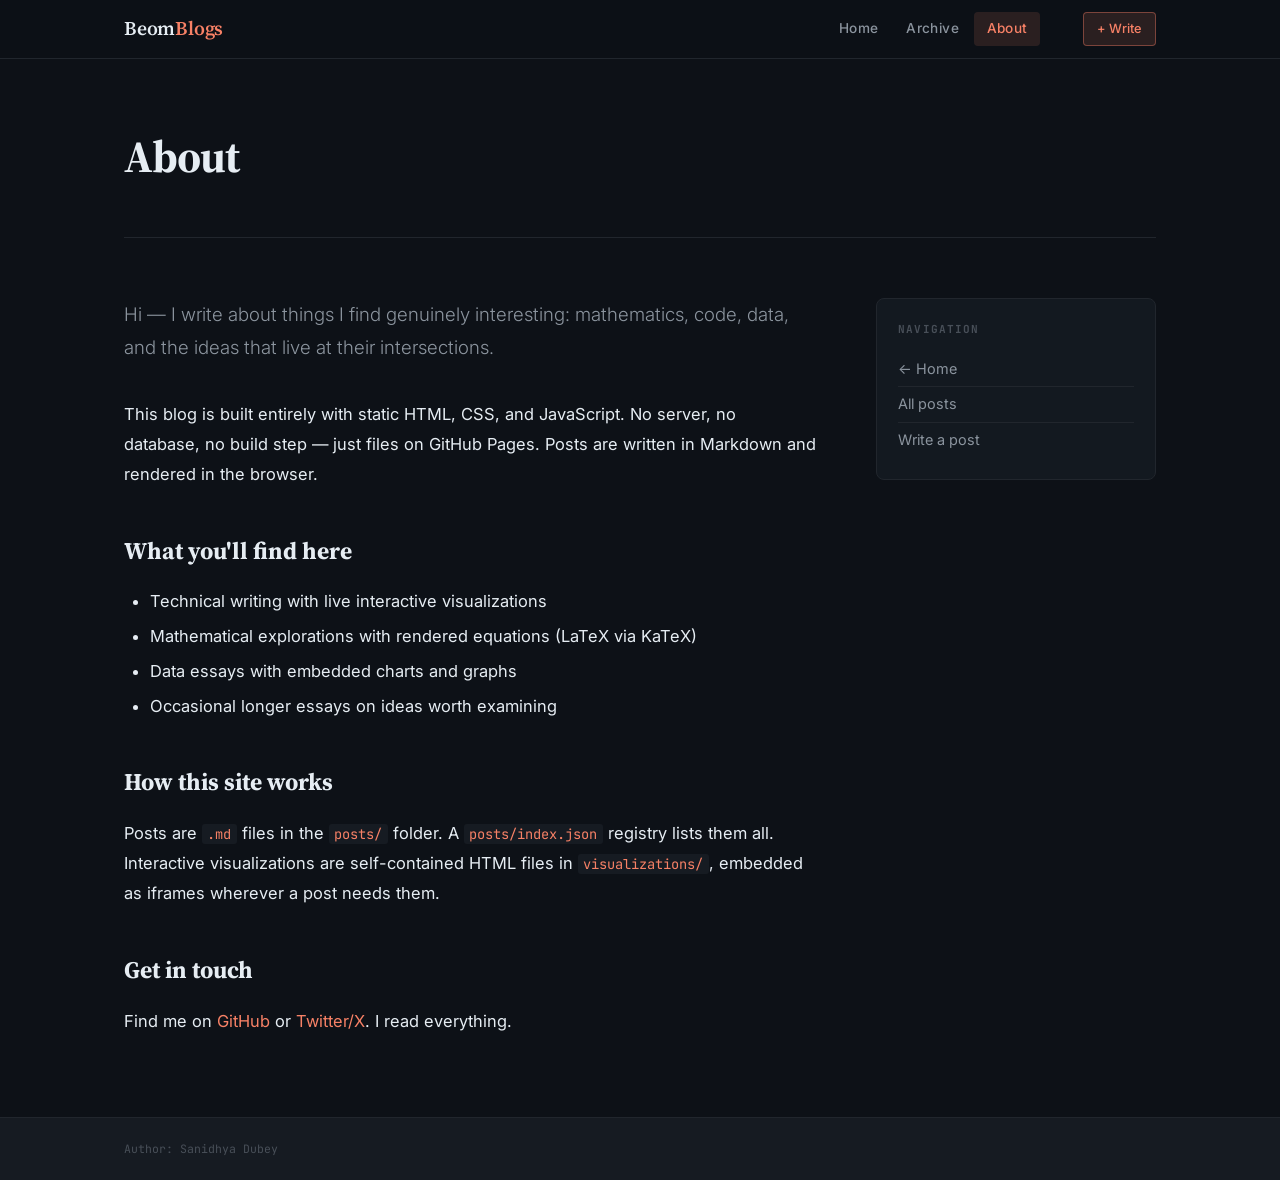
<file: about.html>
<!DOCTYPE html>
<html lang="en">
<head>
  <meta charset="UTF-8"/>
  <meta name="viewport" content="width=device-width, initial-scale=1.0"/>
  <title>About — BeomBlogs</title>
  <link rel="preconnect" href="https://fonts.googleapis.com">
  <link href="https://fonts.googleapis.com/css2?family=Source+Serif+4:ital,opsz,wght@0,8..60,300;0,8..60,400;0,8..60,600;0,8..60,700;1,8..60,400;1,8..60,600&family=Inter:wght@300;400;500;600&family=JetBrains+Mono:wght@400;500&display=swap" rel="stylesheet">
  <link rel="stylesheet" href="assets/css/main.css"/>
</head>
<body>
<header class="site-header">
  <div class="header-inner">
    <a href="index.html" class="site-logo">Beom<span class="logo-accent">Blogs</span></a>
    <nav class="site-nav">
      <a href="index.html" class="nav-link">Home</a>
      <a href="archive.html" class="nav-link">Archive</a>
      <a href="about.html" class="nav-link active">About</a>
    </nav>
    <a href="admin/editor.html" class="header-write-btn">+ Write</a>
  </div>
</header>
<main class="site-main">
  <div class="page-hero">
    <h1 class="page-title">About</h1>
  </div>
  <div class="about-layout">
    <div class="about-content prose">
      <p class="lead">Hi — I write about things I find genuinely interesting: mathematics, code, data, and the ideas that live at their intersections.</p>
      <p>This blog is built entirely with static HTML, CSS, and JavaScript. No server, no database, no build step — just files on GitHub Pages. Posts are written in Markdown and rendered in the browser.</p>
      <h2>What you'll find here</h2>
      <ul>
        <li>Technical writing with live interactive visualizations</li>
        <li>Mathematical explorations with rendered equations (LaTeX via KaTeX)</li>
        <li>Data essays with embedded charts and graphs</li>
        <li>Occasional longer essays on ideas worth examining</li>
      </ul>
      <h2>How this site works</h2>
      <p>Posts are <code>.md</code> files in the <code>posts/</code> folder. A <code>posts/index.json</code> registry lists them all. Interactive visualizations are self-contained HTML files in <code>visualizations/</code>, embedded as iframes wherever a post needs them.</p>
      <h2>Get in touch</h2>
      <p>Find me on <a href="#">GitHub</a> or <a href="#">Twitter/X</a>. I read everything.</p>
    </div>
    <aside class="about-sidebar">
      <h3>Navigation</h3>
      <a href="index.html">← Home</a>
      <a href="archive.html">All posts</a>
      <a href="admin/editor.html">Write a post</a>
    </aside>
  </div>
</main>
<footer class="site-footer">
  <div class="footer-inner">
    <p class="footer-copy">Author: Sanidhya Dubey</p>
  </div>
</footer>
</body>
</html>
</file>
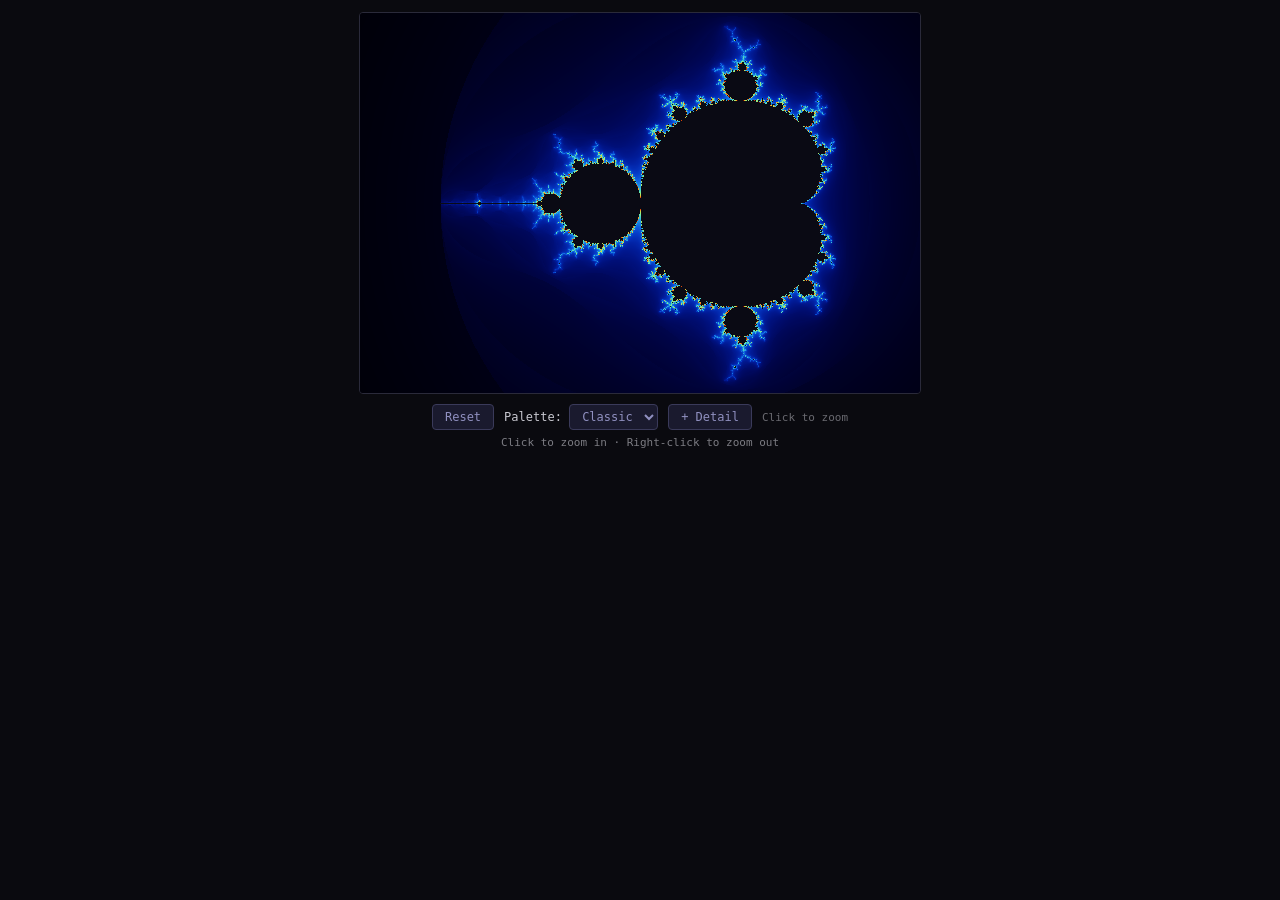
<file: visualizations/mandelbrot.html>
<!DOCTYPE html>
<html lang="en">
<head>
<meta charset="UTF-8">
<title>Mandelbrot Set</title>
<style>
  * { margin: 0; padding: 0; box-sizing: border-box; }
  body { background: #0a0a0f; font-family: 'DM Mono', monospace, monospace; color: #c8c8d0; display: flex; flex-direction: column; align-items: center; padding: 12px; }
  canvas { cursor: crosshair; border: 1px solid #2a2a3a; border-radius: 4px; max-width: 100%; }
  .controls { display: flex; gap: 10px; margin-top: 10px; flex-wrap: wrap; justify-content: center; align-items: center; font-size: 12px; }
  button { background: #1a1a2e; color: #9090c0; border: 1px solid #3a3a5a; border-radius: 4px; padding: 5px 12px; cursor: pointer; font-size: 12px; font-family: inherit; }
  button:hover { background: #2a2a4e; color: #b0b0e0; }
  .info { font-size: 11px; opacity: 0.6; margin-top: 6px; text-align: center; }
  select { background: #1a1a2e; color: #9090c0; border: 1px solid #3a3a5a; border-radius: 4px; padding: 4px 8px; font-family: inherit; font-size: 12px; }
</style>
</head>
<body>
<canvas id="c" width="560" height="380"></canvas>
<div class="controls">
  <button id="resetBtn">Reset</button>
  <label>Palette: <select id="palette">
    <option value="classic">Classic</option>
    <option value="fire">Fire</option>
    <option value="ocean">Ocean</option>
    <option value="gold">Gold</option>
  </select></label>
  <button id="moreIter">+ Detail</button>
  <span id="coordInfo" style="font-size:11px;opacity:0.5;">Click to zoom</span>
</div>
<p class="info">Click to zoom in · Right-click to zoom out</p>

<script>
const canvas = document.getElementById('c');
const ctx = canvas.getContext('2d');
let W = canvas.width, H = canvas.height;

let state = { xMin: -2.5, xMax: 1.0, yMin: -1.2, yMax: 1.2, maxIter: 100 };
let rendering = false;
let currentPalette = 'classic';

const palettes = {
  classic: (t) => {
    const r = Math.floor(9 * (1 - t) * t * t * t * 255);
    const g = Math.floor(15 * (1 - t) * (1 - t) * t * t * 255);
    const b = Math.floor(8.5 * (1 - t) * (1 - t) * (1 - t) * t * 255);
    return [r, g, b];
  },
  fire: (t) => {
    return [Math.min(255, t * 3 * 255), Math.min(255, Math.max(0, t * 3 - 1) * 255), Math.min(255, Math.max(0, t * 3 - 2) * 255)];
  },
  ocean: (t) => {
    const b = Math.floor((0.5 + 0.5 * Math.sin(t * Math.PI * 3)) * 255);
    const g = Math.floor(t * 180);
    const r = Math.floor(t * 60);
    return [r, g, b];
  },
  gold: (t) => {
    const v = Math.floor(t * 255);
    return [v, Math.floor(v * 0.8), Math.floor(v * 0.2)];
  }
};

function mandelbrot(cr, ci, maxIter) {
  let zr = 0, zi = 0, n = 0;
  while (n < maxIter && zr * zr + zi * zi <= 4) {
    let tmp = zr * zr - zi * zi + cr;
    zi = 2 * zr * zi + ci;
    zr = tmp;
    n++;
  }
  if (n === maxIter) return -1;
  const log2 = Math.log(zr * zr + zi * zi) / 2;
  return n - Math.log(log2 / Math.log(2)) / Math.log(2);
}

function render() {
  if (rendering) return;
  rendering = true;
  const imgData = ctx.createImageData(W, H);
  const d = imgData.data;
  const { xMin, xMax, yMin, yMax, maxIter } = state;
  const pal = palettes[currentPalette];

  let row = 0;
  function renderChunk() {
    const end = Math.min(row + 8, H);
    for (let py = row; py < end; py++) {
      for (let px = 0; px < W; px++) {
        const cr = xMin + (px / W) * (xMax - xMin);
        const ci = yMin + (py / H) * (yMax - yMin);
        const m = mandelbrot(cr, ci, maxIter);
        const idx = (py * W + px) * 4;
        if (m < 0) {
          d[idx] = 10; d[idx+1] = 10; d[idx+2] = 20; d[idx+3] = 255;
        } else {
          const t = m / maxIter;
          const [r, g, b] = pal(t);
          d[idx] = r; d[idx+1] = g; d[idx+2] = b; d[idx+3] = 255;
        }
      }
    }
    ctx.putImageData(imgData, 0, 0);
    row = end;
    if (row < H) {
      requestAnimationFrame(renderChunk);
    } else {
      rendering = false;
    }
  }
  requestAnimationFrame(renderChunk);
}

function zoomTo(cx, cy, factor) {
  const { xMin, xMax, yMin, yMax } = state;
  const mx = xMin + (cx / W) * (xMax - xMin);
  const my = yMin + (cy / H) * (yMax - yMin);
  const dx = (xMax - xMin) * factor / 2;
  const dy = (yMax - yMin) * factor / 2;
  state.xMin = mx - dx; state.xMax = mx + dx;
  state.yMin = my - dy; state.yMax = my + dy;
  render();
}

canvas.addEventListener('click', e => {
  const r = canvas.getBoundingClientRect();
  zoomTo(e.clientX - r.left, e.clientY - r.top, 0.4);
});
canvas.addEventListener('contextmenu', e => {
  e.preventDefault();
  const r = canvas.getBoundingClientRect();
  zoomTo(e.clientX - r.left, e.clientY - r.top, 2.5);
});
canvas.addEventListener('mousemove', e => {
  const r = canvas.getBoundingClientRect();
  const px = e.clientX - r.left, py = e.clientY - r.top;
  const cr = state.xMin + (px / W) * (state.xMax - state.xMin);
  const ci = state.yMin + (py / H) * (state.yMax - state.yMin);
  document.getElementById('coordInfo').textContent = `c = ${cr.toFixed(4)} + ${ci.toFixed(4)}i`;
});

document.getElementById('resetBtn').addEventListener('click', () => {
  state = { xMin: -2.5, xMax: 1.0, yMin: -1.2, yMax: 1.2, maxIter: 100 };
  render();
});
document.getElementById('moreIter').addEventListener('click', () => {
  state.maxIter = Math.min(state.maxIter * 2, 2000);
  render();
});
document.getElementById('palette').addEventListener('change', e => {
  currentPalette = e.target.value;
  render();
});

render();
</script>
</body>
</html>
</file>
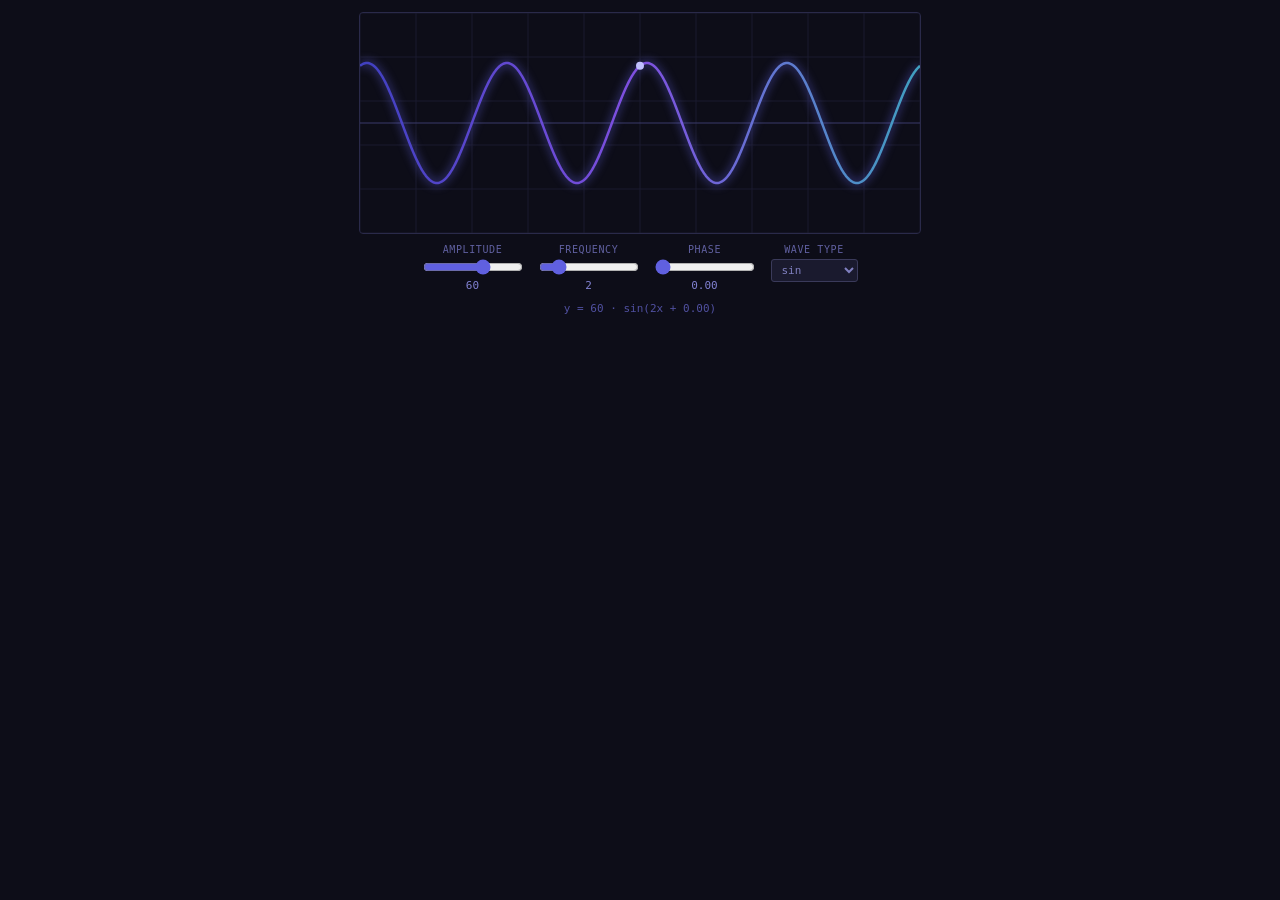
<file: visualizations/wave-explorer.html>
<!DOCTYPE html>
<html lang="en">
<head>
<meta charset="UTF-8">
<title>Wave Explorer</title>
<style>
  * { margin: 0; padding: 0; box-sizing: border-box; }
  body { background: #0d0d18; font-family: 'DM Mono', monospace, monospace; color: #a0a0c0; display: flex; flex-direction: column; align-items: center; padding: 12px; gap: 10px; }
  canvas { border: 1px solid #2a2a4a; border-radius: 4px; max-width: 100%; display: block; }
  .controls { display: flex; gap: 16px; flex-wrap: wrap; justify-content: center; font-size: 11px; }
  .ctrl-group { display: flex; flex-direction: column; align-items: center; gap: 4px; }
  .ctrl-label { color: #6060a0; font-size: 10px; letter-spacing: 0.06em; }
  input[type=range] { width: 100px; accent-color: #6060e0; }
  .val { color: #8080d0; font-size: 11px; min-width: 3ch; text-align: center; }
  .formula { font-size: 11px; color: #5050a0; text-align: center; }
</style>
</head>
<body>
<canvas id="c" width="560" height="220"></canvas>
<div class="controls">
  <div class="ctrl-group">
    <span class="ctrl-label">AMPLITUDE</span>
    <input type="range" id="amp" min="10" max="90" value="60">
    <span class="val" id="ampVal">60</span>
  </div>
  <div class="ctrl-group">
    <span class="ctrl-label">FREQUENCY</span>
    <input type="range" id="freq" min="1" max="8" value="2" step="0.5">
    <span class="val" id="freqVal">2</span>
  </div>
  <div class="ctrl-group">
    <span class="ctrl-label">PHASE</span>
    <input type="range" id="phase" min="0" max="628" value="0">
    <span class="val" id="phaseVal">0</span>
  </div>
  <div class="ctrl-group">
    <span class="ctrl-label">WAVE TYPE</span>
    <select id="waveType" style="background:#1a1a2e;color:#8080c0;border:1px solid #3a3a5a;border-radius:3px;padding:3px 6px;font-size:11px;font-family:inherit;">
      <option value="sin">sin</option>
      <option value="cos">cos</option>
      <option value="square">square</option>
      <option value="sawtooth">sawtooth</option>
    </select>
  </div>
</div>
<div class="formula" id="formula">y = 60 · sin(2x + 0.00)</div>

<script>
const canvas = document.getElementById('c');
const ctx    = canvas.getContext('2d');
const W = canvas.width, H = canvas.height;
let t = 0, animId;

function getWave(x, type, freq, amp, phase) {
  var v = freq * x + phase;
  switch(type) {
    case 'cos':      return Math.cos(v);
    case 'square':   return Math.sign(Math.sin(v));
    case 'sawtooth': return ((v / Math.PI) % 2 + 2) % 2 - 1;
    default:         return Math.sin(v);
  }
}

function draw() {
  var amp   = +document.getElementById('amp').value;
  var freq  = +document.getElementById('freq').value;
  var phase = +document.getElementById('phase').value / 100;
  var type  = document.getElementById('waveType').value;

  document.getElementById('ampVal').textContent   = amp;
  document.getElementById('freqVal').textContent  = freq;
  document.getElementById('phaseVal').textContent = (phase).toFixed(2);
  document.getElementById('formula').textContent  = 'y = ' + amp + ' \u00b7 ' + type + '(' + freq + 'x + ' + phase.toFixed(2) + ')';

  ctx.clearRect(0, 0, W, H);

  // Grid
  ctx.strokeStyle = '#1a1a2e';
  ctx.lineWidth = 1;
  for (var gx = 0; gx <= W; gx += 56) {
    ctx.beginPath(); ctx.moveTo(gx, 0); ctx.lineTo(gx, H); ctx.stroke();
  }
  for (var gy = 0; gy <= H; gy += 44) {
    ctx.beginPath(); ctx.moveTo(0, gy); ctx.lineTo(W, gy); ctx.stroke();
  }

  // Axis
  ctx.strokeStyle = '#3a3a6a';
  ctx.lineWidth = 1;
  ctx.beginPath(); ctx.moveTo(0, H/2); ctx.lineTo(W, H/2); ctx.stroke();

  // Gradient wave
  var grad = ctx.createLinearGradient(0, 0, W, 0);
  grad.addColorStop(0,   '#4040c0');
  grad.addColorStop(0.5, '#8050e0');
  grad.addColorStop(1,   '#40a0c0');
  ctx.strokeStyle = grad;
  ctx.lineWidth   = 2.5;
  ctx.shadowColor = '#6060e0';
  ctx.shadowBlur  = 10;
  ctx.beginPath();
  for (var px = 0; px <= W; px++) {
    var x = (px / W) * Math.PI * 4;
    var y = H/2 - amp * getWave(x, type, freq, amp, phase + t);
    px === 0 ? ctx.moveTo(px, y) : ctx.lineTo(px, y);
  }
  ctx.stroke();
  ctx.shadowBlur = 0;

  // Dot at center
  var cx = W/2;
  var cy = H/2 - amp * getWave(Math.PI * 2, type, freq, amp, phase + t);
  ctx.fillStyle = '#c0c0ff';
  ctx.beginPath(); ctx.arc(cx, cy, 4, 0, Math.PI * 2); ctx.fill();

  t += 0.02;
  animId = requestAnimationFrame(draw);
}

draw();
</script>
</body>
</html>
</file>
<file: assets/css/main.css>
/* ============================================================
   BeomBlogs — Main Stylesheet  ·  DARK MODE DEFAULT
   ============================================================ */
@import url('https://fonts.googleapis.com/css2?family=Source+Serif+4:ital,opsz,wght@0,8..60,300;0,8..60,400;0,8..60,600;0,8..60,700;1,8..60,400;1,8..60,600&family=Inter:wght@300;400;500;600&family=JetBrains+Mono:wght@400;500&display=swap');

*,*::before,*::after{box-sizing:border-box;margin:0;padding:0}

:root {
  --ink:           #e6edf3;
  --ink-mid:       #8b949e;
  --ink-light:     #6e7681;
  --ink-faint:     #484f58;
  --bg:            #0d1117;
  --bg-alt:        #161b22;
  --bg-card:       #131920;
  --bg-hover:      #1c2333;
  --border:        #21262d;
  --border-strong: #30363d;
  --accent:        #f78166;
  --accent-dk:     #e05c47;
  --accent-lt:     rgba(247,129,102,.13);
  --blue:          #79c0ff;
  --green:         #56d364;
  --ff-serif: 'Source Serif 4','Georgia',serif;
  --ff-sans:  'Inter',system-ui,sans-serif;
  --ff-mono:  'JetBrains Mono','Fira Code',monospace;
  --max-w:     1100px;
  --max-prose: 680px;
  --space-sm:  .75rem;
  --space-md:  1.25rem;
  --space-lg:  2rem;
  --space-xl:  3.5rem;
  --radius-sm: 4px;
  --radius-md: 8px;
  --radius-lg: 12px;
}

html{font-size:17px;scroll-behavior:smooth;-webkit-text-size-adjust:100%}
body{background:var(--bg);color:var(--ink);font-family:var(--ff-sans);font-weight:400;line-height:1.7;min-height:100vh;display:flex;flex-direction:column}
a{color:var(--accent);text-decoration:none}
a:hover{text-decoration:underline;text-underline-offset:3px}
img{max-width:100%;height:auto;display:block}

/* ── Header ── */
.site-header{position:sticky;top:0;z-index:50;background:rgba(13,17,23,.93);backdrop-filter:blur(12px);-webkit-backdrop-filter:blur(12px);border-bottom:1px solid var(--border)}
.header-inner{max-width:var(--max-w);margin:0 auto;padding:0 var(--space-lg);height:58px;display:flex;align-items:center;gap:var(--space-lg)}
.site-logo{font-family:var(--ff-serif);font-size:1.15rem;font-weight:600;color:var(--ink);text-decoration:none;letter-spacing:-.01em;white-space:nowrap}
.site-logo:hover{text-decoration:none;opacity:.8}
.site-logo .logo-accent,.logo-accent{color:var(--accent)}
.site-nav{display:flex;gap:2px;margin-left:auto;align-items:center}
.nav-link{font-size:.8rem;font-weight:500;color:var(--ink-mid);text-decoration:none;padding:.3rem .75rem;border-radius:var(--radius-sm);letter-spacing:.03em;transition:all .15s}
.nav-link:hover{color:var(--ink);background:var(--bg-alt);text-decoration:none}
.nav-link.active{color:var(--accent);background:var(--accent-lt)}
.header-write-btn{font-size:.75rem;font-weight:500;color:var(--accent);border:1px solid rgba(247,129,102,.4);background:var(--accent-lt);padding:.28rem .8rem;border-radius:var(--radius-sm);text-decoration:none;transition:all .15s;margin-left:.5rem;white-space:nowrap}
.header-write-btn:hover{background:var(--accent);color:#0d1117;text-decoration:none}

/* ── Main ── */
.site-main{max-width:var(--max-w);margin:0 auto;padding:0 var(--space-lg) var(--space-xl);flex:1;width:100%}

/* ── Hero ── */
.hero{padding:var(--space-xl) 0 var(--space-lg);border-bottom:1px solid var(--border);margin-bottom:var(--space-xl)}
.hero-kicker{font-family:var(--ff-mono);font-size:.72rem;letter-spacing:.1em;text-transform:uppercase;color:var(--accent);margin-bottom:var(--space-sm);display:flex;align-items:center;gap:.5rem}
.hero-kicker::after{content:'';flex:1;max-width:60px;height:1px;background:var(--accent);opacity:.4}
.hero-title{font-family:var(--ff-serif);font-size:clamp(2rem,4.5vw,3.25rem);font-weight:700;line-height:1.15;letter-spacing:-.02em;color:var(--ink);margin-bottom:var(--space-md)}
.hero-title em{font-style:italic;color:var(--accent)}
.hero-desc{font-size:1rem;color:var(--ink-mid);max-width:540px;line-height:1.75;font-weight:300}

/* ── Section header ── */
.section-header{display:flex;align-items:center;gap:var(--space-md);margin-bottom:var(--space-lg)}
.section-title{font-family:var(--ff-mono);font-size:.7rem;font-weight:500;letter-spacing:.1em;text-transform:uppercase;color:var(--ink-faint);white-space:nowrap}
.section-line{flex:1;height:1px;background:var(--border)}

/* ══════════════════════════════════════════════
   POSTS LIST — horizontal cards (NOT a grid)
   ══════════════════════════════════════════════ */
.posts-grid {
  display: flex;
  flex-direction: column;
  gap: 1px;
  background: var(--border);
  border: 1px solid var(--border);
  border-radius: var(--radius-lg);
  overflow: hidden;
}

/* Wrapper row */
.post-card-wrap {
  position: relative;
  background: var(--bg-card);
}

/* The card: full-width horizontal flex row */
.post-card {
  display: flex;
  flex-direction: row;
  align-items: stretch;
  padding: 1.5rem 1.75rem;
  text-decoration: none;
  color: var(--ink);
  transition: background .18s;
  gap: 1.5rem;
  min-height: 130px;
}
.post-card:hover{background:var(--bg-hover);text-decoration:none}

/* Featured card gets a taller title */
.post-card--featured{min-height:155px}
.post-card--featured .post-card-title{font-size:1.6rem}

/* Left: text block */
.post-card-text {
  flex: 1;
  display: flex;
  flex-direction: column;
  min-width: 0;
}

/* Right: optional cover image */
.post-card-cover {
  width: 155px;
  flex-shrink: 0;
  background-size: cover;
  background-position: center;
  background-color: var(--bg-alt);
  border-radius: var(--radius-md);
  border: 1px solid var(--border);
  align-self: stretch;
}

/* Eyebrow (badge + tags) */
.post-eyebrow{display:flex;align-items:center;gap:.6rem;margin-bottom:.55rem;flex-wrap:wrap}
.post-num{font-family:var(--ff-mono);font-size:.63rem;color:var(--ink-faint);letter-spacing:.06em}
.post-featured-badge{font-family:var(--ff-mono);font-size:.58rem;letter-spacing:.07em;text-transform:uppercase;color:var(--accent);background:var(--accent-lt);border:1px solid rgba(247,129,102,.25);padding:.1rem .42rem;border-radius:3px}
.post-tag{font-family:var(--ff-mono);font-size:.6rem;letter-spacing:.04em;color:var(--ink-faint);background:var(--bg-alt);border:1px solid var(--border);padding:.08rem .38rem;border-radius:3px}

/* Title */
.post-card-title{font-family:var(--ff-serif);font-size:1.35rem;font-weight:600;line-height:1.25;letter-spacing:-.01em;color:var(--ink);margin-bottom:.5rem}

/* Excerpt — clamp to 2 lines */
.post-card-excerpt{font-size:.875rem;color:var(--ink-mid);line-height:1.68;margin-bottom:.8rem;font-weight:300;flex:1;display:-webkit-box;-webkit-line-clamp:2;-webkit-box-orient:vertical;overflow:hidden}

/* Footer */
.post-card-footer{display:flex;align-items:center;gap:.75rem;margin-top:auto}
.post-date{font-family:var(--ff-mono);font-size:.65rem;color:var(--ink-faint)}
.post-arrow{margin-left:auto;color:var(--accent);font-size:1rem;transition:transform .2s}
.post-card:hover .post-arrow{transform:translateX(4px)}

/* Edit button */
.post-edit-btn{position:absolute;top:.6rem;right:.6rem;font-family:var(--ff-mono);font-size:.6rem;color:var(--ink-faint);background:var(--bg-alt);border:1px solid var(--border);border-radius:var(--radius-sm);padding:.16rem .45rem;text-decoration:none;opacity:0;transition:opacity .15s,color .15s;z-index:5}
.post-card-wrap:hover .post-edit-btn{opacity:1}
.post-edit-btn:hover{color:var(--accent);border-color:rgba(247,129,102,.4);text-decoration:none}

/* Loading */
.posts-loading{text-align:center;padding:3rem;color:var(--ink-faint);font-family:var(--ff-mono);font-size:.8rem}

/* ── Page hero (archive, about) ── */
.page-hero{padding:var(--space-xl) 0 var(--space-lg);border-bottom:1px solid var(--border);margin-bottom:var(--space-xl)}
.page-title{font-family:var(--ff-serif);font-size:clamp(1.75rem,3.5vw,2.75rem);font-weight:700;letter-spacing:-.02em;margin-bottom:.5rem;color:var(--ink)}
.page-desc{font-size:.95rem;color:var(--ink-mid);font-weight:300}

/* ── Archive ── */
.archive-list{display:flex;flex-direction:column}
.archive-year-group{margin-bottom:var(--space-lg)}
.archive-year{font-family:var(--ff-mono);font-size:.68rem;letter-spacing:.1em;text-transform:uppercase;color:var(--ink-faint);padding:.75rem 0 .4rem;border-bottom:1px solid var(--border);margin-bottom:.25rem}
.archive-item{display:flex;align-items:baseline;gap:var(--space-md);padding:.9rem 0;border-bottom:1px solid var(--border);text-decoration:none;color:var(--ink);transition:padding-left .18s}
.archive-item:hover{padding-left:.5rem;text-decoration:none;color:var(--accent)}
.archive-item-date{font-family:var(--ff-mono);font-size:.67rem;color:var(--ink-faint);white-space:nowrap;flex-shrink:0;min-width:7rem}
.archive-item-title{font-family:var(--ff-serif);font-size:1.05rem;font-weight:400;color:var(--ink);flex:1}
.archive-item-tags{display:flex;gap:.3rem;flex-shrink:0}

/* ── About ── */
.about-layout{display:grid;grid-template-columns:1fr 280px;gap:var(--space-xl);align-items:start}
.prose h2{font-family:var(--ff-serif);font-size:1.4rem;font-weight:700;margin:2.5rem 0 .9rem;color:var(--ink)}
.prose p{margin-bottom:1.25rem;font-size:.97rem;line-height:1.82}
.prose ul,.prose ol{padding-left:1.5rem;margin-bottom:1.25rem}
.prose li{margin-bottom:.4rem;font-size:.97rem;line-height:1.7}
.prose code{font-family:var(--ff-mono);font-size:.83em;background:var(--bg-alt);padding:.1em .4em;border-radius:3px;color:var(--accent)}
.prose .lead{font-size:1.1rem;font-weight:300;color:var(--ink-mid);line-height:1.8;margin-bottom:var(--space-lg)}
.about-sidebar{background:var(--bg-card);border:1px solid var(--border);border-radius:var(--radius-md);padding:var(--space-md);font-size:.82rem}
.about-sidebar h3{font-family:var(--ff-mono);font-size:.65rem;letter-spacing:.1em;text-transform:uppercase;color:var(--ink-faint);margin-bottom:.75rem}
.about-sidebar a{display:block;color:var(--ink-mid);padding:.3rem 0;border-bottom:1px solid var(--border);transition:color .15s;font-size:.85rem}
.about-sidebar a:last-child{border-bottom:none}
.about-sidebar a:hover{color:var(--accent);text-decoration:none}

/* ── Footer ── */
.site-footer{border-top:1px solid var(--border);background:var(--bg-alt);flex-shrink:0}
.footer-inner{max-width:var(--max-w);margin:0 auto;padding:var(--space-md) var(--space-lg);display:flex;align-items:center;gap:var(--space-md);flex-wrap:wrap}
.footer-copy{font-family:var(--ff-mono);font-size:.68rem;color:var(--ink-faint)}
.footer-copy a{color:var(--accent)}
.footer-links{display:flex;gap:var(--space-md);margin-left:auto}
.footer-links a{font-size:.72rem;color:var(--ink-faint);font-family:var(--ff-mono)}
.footer-links a:hover{color:var(--accent);text-decoration:none}

/* ── Animations ── */
@keyframes fadeUp{from{opacity:0;transform:translateY(10px)}to{opacity:1;transform:translateY(0)}}
.post-card-wrap{animation:fadeUp .4s ease both}
.post-card-wrap:nth-child(1){animation-delay:.04s}
.post-card-wrap:nth-child(2){animation-delay:.09s}
.post-card-wrap:nth-child(3){animation-delay:.14s}
.post-card-wrap:nth-child(4){animation-delay:.19s}
.post-card-wrap:nth-child(5){animation-delay:.23s}

/* ── Responsive ── */
@media(max-width:900px){
  .about-layout{grid-template-columns:1fr}
  .about-sidebar{display:none}
}
@media(max-width:700px){
  html{font-size:16px}
  .header-inner{padding:0 1rem;gap:.75rem}
  .header-write-btn{display:none}
  .site-nav{gap:0}
  .nav-link{padding:.3rem .5rem;font-size:.75rem}
  .site-main{padding:0 1rem var(--space-xl)}
  .hero{padding:var(--space-lg) 0 var(--space-md);margin-bottom:var(--space-lg)}
  .hero-title{font-size:1.85rem}
  .post-card{padding:1rem 1.1rem;gap:.85rem;min-height:unset}
  .post-card-cover{width:85px}
  .post-card-title{font-size:1.1rem}
  .post-card--featured .post-card-title{font-size:1.2rem}
  .archive-item{flex-wrap:wrap;gap:.35rem}
  .archive-item-date{min-width:auto}
  .archive-item-tags{display:none}
  .footer-inner{flex-direction:column;align-items:flex-start;gap:.5rem}
  .footer-links{margin-left:0}
}
@media(max-width:480px){
  .hero-title{font-size:1.65rem}
}
</file>
